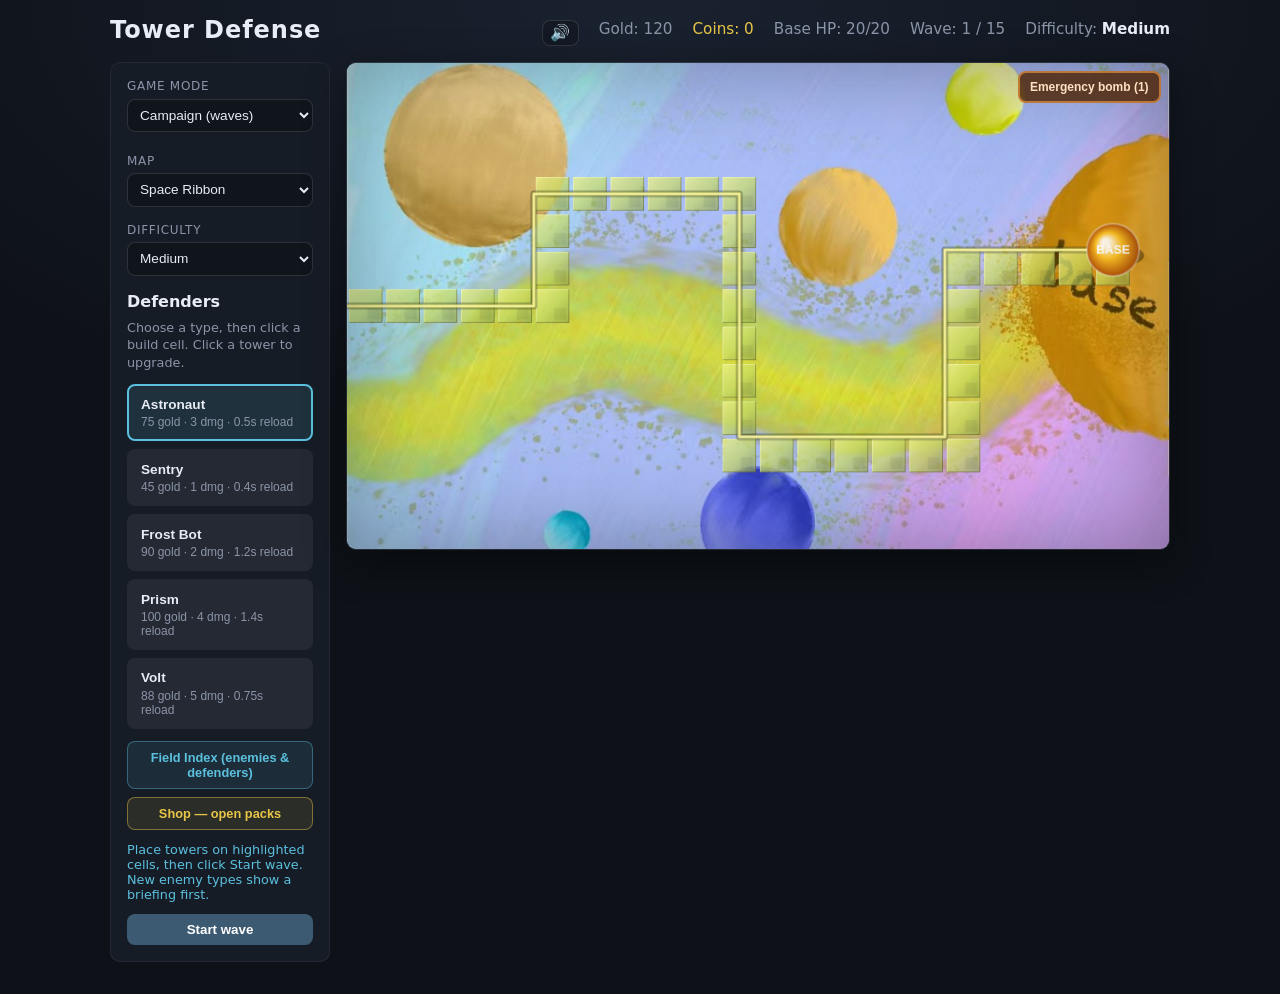
<file: index.html>
<!DOCTYPE html>
<html lang="en">
<head>
  <meta charset="UTF-8" />
  <meta name="viewport" content="width=device-width, initial-scale=1.0" />
  <!-- Live deploy: must show Tower Defense in the tab; if you still see the old app, the new Docker build did not go live yet. -->
  <meta name="application-name" content="Tower Defense" />
  <title>Tower Defense</title>
  <link rel="stylesheet" href="styles.css" />
</head>
<body>
  <div class="shell">
    <header class="top">
      <h1>Tower Defense</h1>
      <div class="stats">
        <button type="button" id="sound-toggle" class="btn-sound" title="Toggle sound" aria-pressed="false">🔊</button>
        <span id="gold">Gold: 120</span>
        <span id="coins" class="coins">Coins: 0</span>
        <span id="lives">Base HP: 20/20</span>
        <span id="wave">Wave: 1 / 15</span>
        <span id="diff-wrap" class="diff-wrap">Difficulty: <strong id="diff-label">Medium</strong></span>
      </div>
    </header>

    <div class="layout">
      <aside class="panel">
        <label class="map-label" for="mode-select">Game mode</label>
        <select id="mode-select" class="map-select">
          <option value="campaign" selected>Campaign (waves)</option>
          <option value="battle">Battle (3 min vs bot)</option>
          <option value="special" id="mode-special-option">Special operation (portal)</option>
          <option value="raider">Endurance raid (you spawn vs bot towers)</option>
          <option value="war">War (dual HQ + bosses)</option>
        </select>

        <div id="campaign-controls">
          <label class="map-label" for="map-select">Map</label>
          <select id="map-select" class="map-select">
            <option value="forest">Whisper Woods</option>
            <option value="classic">Training Ground</option>
            <option value="desert">Sunscar Dunes</option>
            <option value="disco">Disco City</option>
            <option value="snowy">Snowy Mountain</option>
            <option value="factory">Big Factory</option>
            <option value="coast">Tidal Coast</option>
            <option value="metro">Metro Core</option>
            <option value="enemys_base">Enemy's Base (+10% enemy HP &amp; speed)</option>
            <option value="math_contest">Math Contest</option>
            <option value="space_ribbon" selected>Space Ribbon</option>
          </select>

          <label class="map-label" for="difficulty-select">Difficulty</label>
          <select id="difficulty-select" class="map-select">
            <option value="easy">Easy</option>
            <option value="medium" selected>Medium</option>
            <option value="hard">Hard</option>
            <option value="nightmare">Nightmare</option>
            <option value="impossible">Impossible</option>
          </select>
        </div>

        <div id="battle-controls" class="mode-extra" hidden>
          <label class="map-label" for="battle-difficulty">Bot difficulty</label>
          <select id="battle-difficulty" class="map-select">
            <option value="easy">Easy</option>
            <option value="medium" selected>Medium</option>
            <option value="hard">Hard</option>
            <option value="challenge">Challenge</option>
          </select>
        </div>

        <div id="raid-controls" class="mode-extra" hidden>
          <p class="hint">Spawn any minion toward the enemy HQ. Strong types unlock as <strong>raid tier</strong> rises over time (starts low).</p>
          <label class="map-label" for="raid-enemy-select">Enemy to spawn</label>
          <select id="raid-enemy-select" class="map-select"></select>
          <button type="button" id="raid-spawn-selected" class="btn-primary">Spawn selected</button>
        </div>

        <div id="special-controls" class="mode-extra" hidden>
          <p class="hint">Unlocked after you <strong>beat Campaign</strong> on <strong>Easy</strong>, <strong>Medium</strong>, and <strong>Hard</strong> once each. Completing this run unlocks the <strong>Mystery shop</strong>.</p>
          <label class="map-label" for="special-map-select">Map</label>
          <select id="special-map-select" class="map-select">
            <option value="forest">Whisper Woods</option>
            <option value="desert">Sunscar Dunes</option>
            <option value="disco">Disco City</option>
            <option value="snowy">Snowy Mountain</option>
            <option value="factory">Big Factory</option>
            <option value="coast">Tidal Coast</option>
            <option value="metro">Metro Core</option>
            <option value="classic">Training Ground</option>
            <option value="enemys_base">Enemy's Base (+10% enemy HP &amp; speed)</option>
            <option value="math_contest">Math Contest</option>
            <option value="space_ribbon" selected>Space Ribbon</option>
          </select>
        </div>

        <h2>Defenders</h2>
        <p class="hint">Choose a type, then click a build cell. Click a tower to upgrade.</p>
        <div id="defender-buttons" class="def-buttons"></div>

        <div id="upgrade-panel" class="upgrade-panel" hidden>
          <h3 id="upgrade-title">Tower</h3>
          <p id="upgrade-meta" class="upgrade-meta"></p>
          <div class="upgrade-actions">
            <button type="button" id="upgrade-btn" class="btn-upgrade">Upgrade</button>
            <button type="button" id="sell-tower-btn" class="btn-sell">Sell</button>
            <button type="button" id="deselect-btn" class="btn-muted">Deselect</button>
          </div>
        </div>

        <button type="button" id="codex-open" class="btn-codex">Field Index (enemies &amp; defenders)</button>
        <button type="button" id="shop-open" class="btn-shop">Shop — open packs</button>

        <p id="message" class="message"></p>
      </aside>

      <div class="canvas-wrap">
        <div class="battle-tools">
          <button type="button" id="bomb-btn" class="btn-bomb" title="One per battle — clears minions and wounds the boss">Emergency bomb (1)</button>
        </div>
        <canvas id="game" width="880" height="520" tabindex="0" aria-label="Tower Defense game — click to focus for keys"></canvas>

        <div id="enemy-intro" class="enemy-intro hidden" role="dialog" aria-modal="true" aria-labelledby="enemy-intro-title">
          <div class="enemy-intro-card">
            <h2 id="enemy-intro-title">New enemy</h2>
            <div id="enemy-intro-body" class="enemy-intro-body"></div>
            <button type="button" id="enemy-intro-dismiss" class="btn-primary">Continue</button>
          </div>
        </div>

        <div id="shop-modal" class="shop-modal hidden" role="dialog" aria-modal="true">
          <div class="shop-inner">
            <div class="shop-head">
              <h2>Shop</h2>
              <button type="button" id="shop-close" class="btn-muted">Close</button>
            </div>
            <p class="shop-sub">Spend <strong>coins</strong> (earned on victory) to open packs. Common defenders are always free in battle; pack defenders use your collection.</p>
            <p class="shop-persist">Pack defenders you unlock are <strong>saved in this browser</strong> and stay in your collection across games — placing them in a battle does not remove them from your inventory.</p>
            <p id="shop-coins" class="shop-coins-line">Your coins: 0</p>
            <div id="pack-result" class="pack-result pack-result-global" aria-live="polite"></div>
            <h3 class="shop-packs-heading">Classic packs</h3>
            <div class="shop-packs">
              <div class="pack-card">
                <h3>Bot pack</h3>
                <p class="pack-desc">35% empty. Else one bot — weighted: Calm 65, Sleepy 50, Angry 35, Brain 10, Ghost 1.</p>
                <p class="pack-price"><span id="bot-pack-price">22</span> coins</p>
                <button type="button" id="open-bot-pack" class="btn-primary btn-pack">Open Bot pack</button>
              </div>
              <div class="pack-card">
                <h3>Space pack</h3>
                <p class="pack-desc">32% empty. Else orbit &amp; cosmic units — Orbit Sentry through Singularity.</p>
                <p class="pack-price"><span id="space-pack-price">26</span> coins</p>
                <button type="button" id="open-space-pack" class="btn-primary btn-pack">Open Space pack</button>
              </div>
              <div class="pack-card">
                <h3>Monster pack</h3>
                <p class="pack-desc">33% empty. Else goblins, spores, magma, serpents, and eldritch horrors.</p>
                <p class="pack-price"><span id="monster-pack-price">24</span> coins</p>
                <button type="button" id="open-monster-pack" class="btn-primary btn-pack">Open Monster pack</button>
              </div>
              <div class="pack-card">
                <h3>Math pack</h3>
                <p class="pack-desc">30% empty. Else abacus, vectors, fractals, primes, and the golden spiral.</p>
                <p class="pack-price"><span id="math-pack-price">28</span> coins</p>
                <button type="button" id="open-math-pack" class="btn-primary btn-pack">Open Math pack</button>
              </div>
            </div>
            <h3 class="shop-packs-heading">Curated packs</h3>
            <div class="shop-packs">
              <div class="pack-card">
                <h3>Aurora Shelf</h3>
                <p class="pack-desc">35% empty. Else prismatic defenders — Glimmer Turret through Dawnspire (rarer pulls weighted lower).</p>
                <p class="pack-price"><span id="aurora-pack-price">22</span> coins</p>
                <button type="button" id="open-aurora-pack" class="btn-primary btn-pack">Open Aurora Shelf</button>
              </div>
              <div class="pack-card">
                <h3>Gearwright Box</h3>
                <p class="pack-desc">32% empty. Else brass clockwork — Brass Pin through Clockwork Eye.</p>
                <p class="pack-price"><span id="gear-pack-price">26</span> coins</p>
                <button type="button" id="open-gear-pack" class="btn-primary btn-pack">Open Gearwright Box</button>
              </div>
              <div class="pack-card">
                <h3>Trench Bloom</h3>
                <p class="pack-desc">33% empty. Else reef &amp; tide units — Barnacle Post through Abyss Hum.</p>
                <p class="pack-price"><span id="trench-pack-price">24</span> coins</p>
                <button type="button" id="open-trench-pack" class="btn-primary btn-pack">Open Trench Bloom</button>
              </div>
              <div class="pack-card">
                <h3>Nocturne Satchel</h3>
                <p class="pack-desc">30% empty. Else night-sky defenders — Meteor Tick through Eclipse Pin.</p>
                <p class="pack-price"><span id="nocturne-pack-price">28</span> coins</p>
                <button type="button" id="open-nocturne-pack" class="btn-primary btn-pack">Open Nocturne Satchel</button>
              </div>
            </div>
            <div id="mystery-shop-section" class="mystery-shop-section" hidden>
              <h3 class="shop-packs-heading">Mystery shop</h3>
              <p class="shop-sub">Unlocked by clearing a <strong>Special operation</strong> run. Hidden high-tier pulls.</p>
              <div class="shop-packs">
                <div class="pack-card pack-mystery">
                  <h3>Covert crate A</h3>
                  <p class="pack-desc">32% empty. Else rare+ defenders from multiple themes.</p>
                  <p class="pack-price"><span id="mystery-pack-a-price">34</span> coins</p>
                  <button type="button" id="open-mystery-pack-a" class="btn-primary btn-pack">Open Covert crate A</button>
                </div>
                <div class="pack-card pack-mystery">
                  <h3>Covert crate B</h3>
                  <p class="pack-desc">35% empty. Else top-tier &amp; mythical-weighted pulls.</p>
                  <p class="pack-price"><span id="mystery-pack-b-price">42</span> coins</p>
                  <button type="button" id="open-mystery-pack-b" class="btn-primary btn-pack">Open Covert crate B</button>
                </div>
              </div>
            </div>
          </div>
        </div>

        <div id="pack-reveal-modal" class="pack-reveal-modal hidden" role="dialog" aria-modal="true" aria-labelledby="pack-reveal-title">
          <div class="pack-reveal-inner">
            <p id="pack-reveal-rarity" class="pack-reveal-rarity">Rare</p>
            <h2 id="pack-reveal-title" class="pack-reveal-title">Defender</h2>
            <canvas id="pack-reveal-canvas" width="280" height="200" aria-hidden="true"></canvas>
            <p id="pack-reveal-hint" class="pack-reveal-hint">Added to your collection.</p>
            <button type="button" id="pack-reveal-dismiss" class="btn-primary">Nice!</button>
          </div>
        </div>

        <div id="codex-modal" class="codex-modal hidden" role="dialog" aria-modal="true">
          <div class="codex-inner">
            <div class="codex-head">
              <h2>Field Index</h2>
              <button type="button" id="codex-close" class="btn-muted">Close</button>
            </div>
            <p class="codex-sub">Reference for enemy types and defenders. HP examples scale with wave and difficulty.</p>
            <h3 class="codex-section-title">Enemies</h3>
            <div id="codex-enemies" class="codex-grid"></div>
            <h3 class="codex-section-title">Defenders</h3>
            <div id="codex-defenders" class="codex-grid"></div>
          </div>
        </div>

        <div id="overlay" class="overlay hidden">
          <div class="overlay-card">
            <h2 id="overlay-title">Game Over</h2>
            <p id="overlay-text"></p>
            <button type="button" id="restart">Play again</button>
          </div>
        </div>
      </div>
    </div>
  </div>
  <script src="js/audio.js"></script>
  <script src="js/game.js"></script>
</body>
</html>
</file>
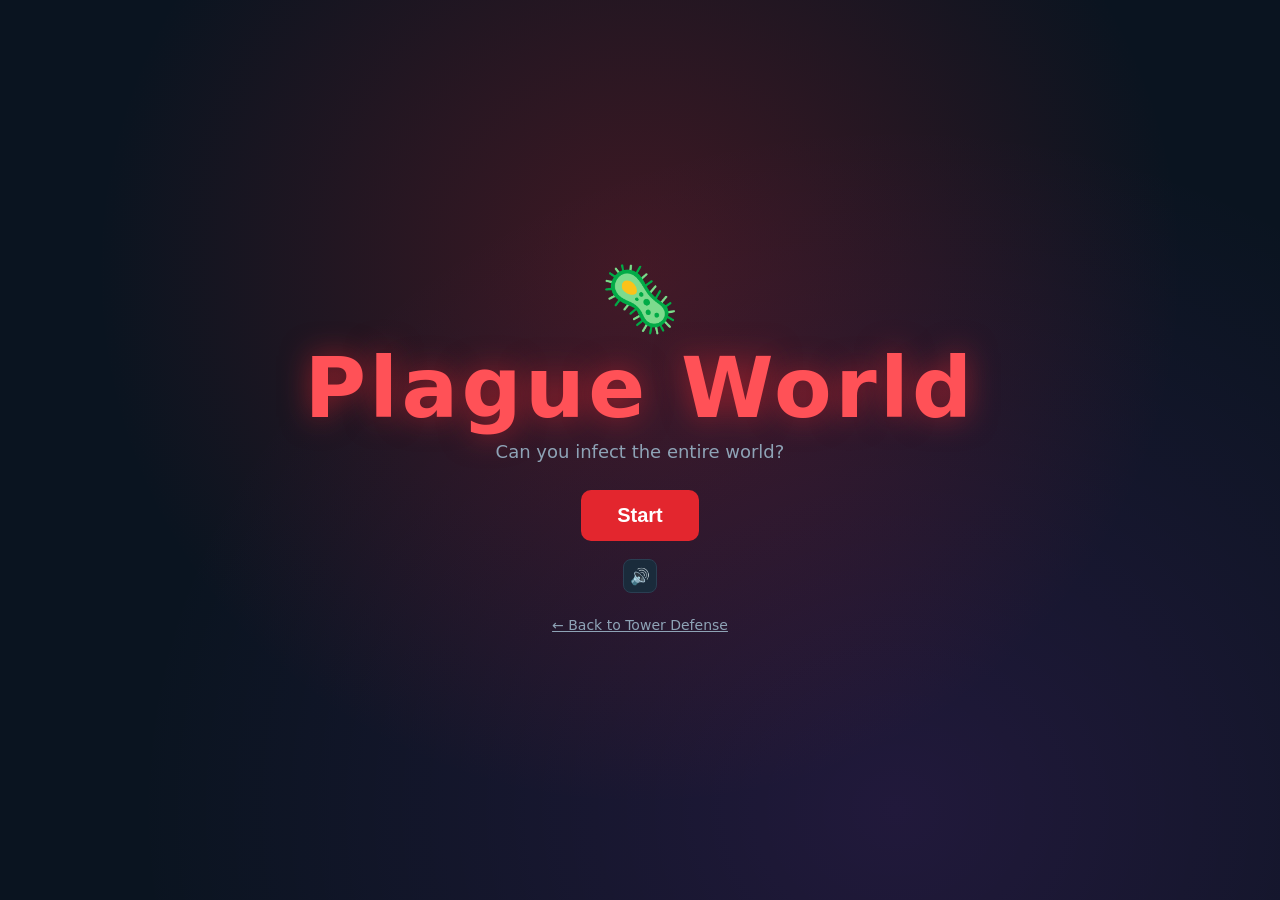
<file: pandemic/index.html>
<!DOCTYPE html>
<html lang="en">
<head>
  <meta charset="UTF-8" />
  <meta name="viewport" content="width=device-width, initial-scale=1.0" />
  <title>Plague World</title>
  <link rel="stylesheet" href="style.css" />
</head>
<body>
  <!-- Title -->
  <section id="screen-title" class="screen active">
    <div class="title-card">
      <div class="title-icon">🦠</div>
      <h1>Plague World</h1>
      <p class="tagline">Can you infect the entire world?</p>
      <button type="button" id="btn-start" class="btn btn-big">Start</button>
      <div class="sound-row"><button type="button" class="btn-icon sound-toggle" title="Turn sound on or off" aria-pressed="true">🔊</button></div>
      <a class="back-link" href="../">← Back to Tower Defense</a>
    </div>
  </section>

  <!-- Choose germ -->
  <section id="screen-germ" class="screen">
    <div class="panel-card">
      <h2>Choose your germ</h2>
      <p class="hint">Beat the game to unlock the next germ.</p>
      <div id="germ-grid" class="germ-grid"></div>
      <div class="row">
        <button type="button" class="btn btn-ghost" data-back="screen-title">Back</button>
        <button type="button" id="btn-germ-next" class="btn">Next</button>
      </div>
    </div>
  </section>

  <!-- Build your own germ -->
  <section id="screen-custom" class="screen">
    <div class="panel-card">
      <h2>Build your own germ</h2>
      <p class="hint">Spend your points on powers. Taking a weakness gives points back.</p>

      <div class="build-top">
        <div>
          <label class="field-label" for="custom-name">Germ name</label>
          <input id="custom-name" type="text" maxlength="18" placeholder="Custom Germ" autocomplete="off" />
        </div>
        <div>
          <span class="field-label">Look</span>
          <div id="icon-row" class="icon-row"></div>
        </div>
      </div>

      <div class="points-bar">
        <span>Points left</span>
        <b id="points-left">10</b>
        <div class="points-track"><div id="points-fill"></div></div>
      </div>

      <h3 class="build-head">Powers</h3>
      <div id="power-grid" class="option-grid"></div>
      <h3 class="build-head">Weaknesses <span class="sub">(give points back)</span></h3>
      <div id="weak-grid" class="option-grid"></div>

      <div class="row">
        <button type="button" class="btn btn-ghost" data-back="screen-germ">Back</button>
        <button type="button" id="btn-custom-reset" class="btn btn-ghost">Clear</button>
        <button type="button" id="btn-custom-next" class="btn">Use this germ</button>
      </div>
    </div>
  </section>

  <!-- Name disease -->
  <section id="screen-name" class="screen">
    <div class="panel-card name-card">
      <div id="name-germ-icon" class="title-icon">🦠</div>
      <h2>Name your disease</h2>
      <form id="name-form">
        <input id="disease-name" type="text" maxlength="24" placeholder="e.g. Purple Sneezles" autocomplete="off" required />
        <div class="row">
          <button type="button" class="btn btn-ghost" data-back="screen-germ">Back</button>
          <button type="submit" class="btn btn-big">Go!</button>
        </div>
      </form>
    </div>
  </section>

  <!-- Game -->
  <section id="screen-game" class="screen">
    <div class="news" id="news"><span class="news-tag">NEWS</span><span id="news-text">Choose a country to start your infection.</span></div>

    <div id="map-wrap" class="map-wrap">
      <svg id="map" role="img" aria-label="World map"></svg>
      <div id="pick-banner" class="pick-banner">Click a country to start the infection</div>
      <div id="country-info" class="country-info hidden"></div>
      <div class="zoom-btns">
        <button type="button" id="zoom-in" class="btn-icon" title="Zoom in">+</button>
        <button type="button" id="zoom-out" class="btn-icon" title="Zoom out">−</button>
        <button type="button" id="zoom-reset" class="btn-icon" title="Reset view">⟲</button>
      </div>
      <div class="legend">
        <span><i class="lg-air">✈</i> Airport</span>
        <span><i class="lg-sea">⚓</i> Seaport</span>
        <span><i class="lg-inf"></i> Infected</span>
        <span><i class="lg-dead"></i> Dead</span>
      </div>
    </div>

    <footer class="hud">
      <div class="hud-left">
        <div class="disease-title"><span id="hud-icon">🦠</span> <strong id="hud-name">Disease</strong></div>
        <div class="hud-buttons">
          <button type="button" id="btn-evolve" class="btn btn-dna">🧬 <span id="hud-dna">0</span> DNA · Evolve</button>
          <button type="button" id="btn-deaths" class="btn btn-ghost btn-deaths">☠ Deaths</button>
        </div>
      </div>
      <div class="hud-mid">
        <div class="world-bar" title="World population">
          <div id="bar-healthy" class="seg healthy"></div><div id="bar-infected" class="seg infected"></div><div id="bar-dead" class="seg dead"></div>
        </div>
        <div class="world-stats">
          <span>Healthy <b id="st-healthy">0</b></span>
          <span class="t-inf">Infected <b id="st-infected">0</b></span>
          <span class="t-dead">Dead <b id="st-dead">0</b></span>
        </div>
        <div class="cure-row">
          <span>💉 Cure</span>
          <div class="cure-bar"><div id="cure-fill"></div></div>
          <b id="cure-pct">—</b>
        </div>
      </div>
      <div class="hud-right">
        <div id="hud-date" class="date">Day 0</div>
        <div class="speed">
          <button type="button" class="btn-icon sound-toggle" title="Turn sound on or off" aria-pressed="true">🔊</button>
          <button type="button" class="btn-icon" data-speed="0" title="Pause">⏸</button>
          <button type="button" class="btn-icon active" data-speed="1" title="Normal speed">▶</button>
          <button type="button" class="btn-icon" data-speed="2" title="Fast">⏩</button>
          <button type="button" class="btn-icon" data-speed="3" title="Fastest">⏭</button>
        </div>
      </div>
    </footer>

    <!-- Evolution -->
    <div id="evo" class="modal hidden" role="dialog" aria-modal="true" aria-labelledby="evo-title">
      <div class="modal-card evo-card">
        <div class="evo-head">
          <h2 id="evo-title">Evolution</h2>
          <span class="evo-dna">🧬 <b id="evo-dna">0</b> DNA</span>
          <button type="button" class="btn-icon close" data-close="evo" title="Close">✕</button>
        </div>
        <div class="evo-stats">
          <div><span>Infectivity</span><div class="meter"><div id="m-inf"></div></div></div>
          <div><span>Severity</span><div class="meter"><div id="m-sev"></div></div></div>
          <div><span>Lethality</span><div class="meter"><div id="m-leth"></div></div></div>
        </div>
        <div id="evo-tabs" class="tabs"></div>
        <div class="evo-body">
          <div id="evo-grid" class="trait-grid"></div>
          <div id="evo-detail" class="trait-detail"></div>
        </div>
      </div>
    </div>

    <!-- Death log -->
    <div id="deaths" class="modal hidden" role="dialog" aria-modal="true" aria-labelledby="deaths-title">
      <div class="modal-card deaths-card">
        <div class="evo-head">
          <h2 id="deaths-title">Casualty report</h2>
          <button type="button" class="btn-icon close" data-close="deaths" title="Close">✕</button>
        </div>
        <div id="deaths-summary" class="deaths-summary"></div>
        <div class="deaths-tools">
          <input type="search" id="deaths-filter" placeholder="Search a name, country or job…" autocomplete="off" />
          <label class="check"><input type="checkbox" id="deaths-first" /> First death in each country only</label>
        </div>
        <ul id="deaths-list" class="deaths-list"></ul>
        <p class="hint deaths-note">Every person listed here is made up by the game.</p>
      </div>
    </div>

    <!-- Game over -->
    <div id="over" class="modal hidden" role="dialog" aria-modal="true">
      <div class="modal-card over-card">
        <div id="over-icon" class="title-icon">☠️</div>
        <h2 id="over-title">Victory</h2>
        <p id="over-reason"></p>
        <div id="over-stats" class="over-stats"></div>
        <p id="over-unlock" class="unlock"></p>
        <div class="row over-actions">
          <button type="button" id="btn-over-deaths" class="btn btn-ghost">☠ Death log</button>
          <button type="button" id="btn-again" class="btn btn-big">Play again</button>
        </div>
      </div>
    </div>
  </section>

  <div id="loading" class="loading hidden">Loading world map…</div>

  <script src="lib/d3.min.js"></script>
  <script src="lib/topojson-client.min.js"></script>
  <script src="js/audio.js"></script>
  <script src="js/victims.js"></script>
  <script src="js/data.js"></script>
  <script src="js/routes.js"></script>
  <script src="js/traits.js"></script>
  <script src="js/world.js"></script>
  <script src="js/sim.js"></script>
  <script src="js/game.js"></script>
</body>
</html>
</file>
<file: styles.css>
:root {
  --bg: #0e1218;
  --panel: #161c26;
  --text: #e8ecf4;
  --muted: #8b95a8;
  --accent: #5bc0de;
  --danger: #e85d6c;
  --ok: #6bcb77;
  --track: #2a3344;
  --build: #1e2a22;
}

* {
  box-sizing: border-box;
}

body {
  margin: 0;
  min-height: 100vh;
  font-family: "Segoe UI", system-ui, sans-serif;
  background: radial-gradient(ellipse 120% 80% at 50% 0%, #1a2230 0%, var(--bg) 55%);
  color: var(--text);
}

.shell {
  max-width: 1100px;
  margin: 0 auto;
  padding: 1rem 1.25rem 2rem;
}

.mode-extra {
  margin-top: 0.65rem;
  padding-top: 0.5rem;
  border-top: 1px solid rgba(255, 255, 255, 0.06);
}

#campaign-controls {
  margin-top: 0.35rem;
}

.raid-btns {
  display: flex;
  flex-wrap: wrap;
  gap: 0.45rem;
  margin-top: 0.35rem;
}

.top {
  display: flex;
  flex-wrap: wrap;
  align-items: baseline;
  justify-content: space-between;
  gap: 0.75rem;
  margin-bottom: 1rem;
}

.top h1 {
  margin: 0;
  font-size: 1.5rem;
  font-weight: 700;
  letter-spacing: 0.04em;
}

.stats {
  display: flex;
  flex-wrap: wrap;
  gap: 1rem 1.25rem;
  font-size: 0.95rem;
  color: var(--muted);
}

.diff-wrap strong {
  color: var(--text);
  font-weight: 600;
}

.stats span strong {
  color: var(--text);
  font-weight: 600;
}

.btn-sound {
  padding: 0.25rem 0.45rem;
  border-radius: 8px;
  border: 1px solid rgba(255, 255, 255, 0.12);
  background: rgba(0, 0, 0, 0.2);
  font-size: 1rem;
  line-height: 1;
  cursor: pointer;
  vertical-align: middle;
}

.btn-sound:hover {
  background: rgba(255, 255, 255, 0.08);
}

.btn-sound[aria-pressed="true"] {
  opacity: 0.55;
}

.coins {
  color: #e8c547;
}

.layout {
  display: grid;
  grid-template-columns: 220px 1fr;
  gap: 1rem;
  align-items: start;
}

@media (max-width: 800px) {
  .layout {
    grid-template-columns: 1fr;
  }
}

.panel {
  background: var(--panel);
  border-radius: 10px;
  padding: 1rem;
  border: 1px solid rgba(255, 255, 255, 0.06);
}

.map-label {
  display: block;
  font-size: 0.75rem;
  text-transform: uppercase;
  letter-spacing: 0.06em;
  color: var(--muted);
  margin-bottom: 0.35rem;
}

.map-select {
  width: 100%;
  margin-bottom: 1rem;
  padding: 0.45rem 0.5rem;
  border-radius: 8px;
  border: 1px solid rgba(255, 255, 255, 0.12);
  background: rgba(0, 0, 0, 0.25);
  color: var(--text);
  font-size: 0.85rem;
  cursor: pointer;
}

.panel h2 {
  margin: 0 0 0.5rem;
  font-size: 1rem;
}

.hint {
  margin: 0 0 0.75rem;
  font-size: 0.8rem;
  color: var(--muted);
  line-height: 1.4;
}

.def-buttons {
  display: flex;
  flex-direction: column;
  gap: 0.5rem;
}

.def-buttons button {
  text-align: left;
  padding: 0.65rem 0.75rem;
  border-radius: 8px;
  border: 2px solid transparent;
  background: rgba(255, 255, 255, 0.06);
  color: var(--text);
  cursor: pointer;
  font-size: 0.85rem;
  transition: background 0.15s, border-color 0.15s;
}

.def-buttons button:hover {
  background: rgba(255, 255, 255, 0.1);
}

.def-buttons button.selected {
  border-color: var(--accent);
  background: rgba(91, 192, 222, 0.12);
}

.def-buttons .name {
  font-weight: 600;
}

.def-buttons .meta {
  display: block;
  font-size: 0.75rem;
  color: var(--muted);
  margin-top: 0.2rem;
}

.upgrade-panel {
  margin-top: 0.75rem;
  padding: 0.75rem;
  border-radius: 8px;
  background: rgba(0, 0, 0, 0.2);
  border: 1px solid rgba(91, 192, 222, 0.25);
}

.upgrade-panel h3 {
  margin: 0 0 0.35rem;
  font-size: 0.9rem;
}

.upgrade-meta {
  margin: 0 0 0.6rem;
  font-size: 0.75rem;
  color: var(--muted);
  line-height: 1.35;
}

.upgrade-actions {
  display: flex;
  gap: 0.5rem;
  flex-wrap: wrap;
}

.btn-upgrade {
  flex: 1;
  min-width: 120px;
  padding: 0.45rem 0.6rem;
  border-radius: 8px;
  border: none;
  background: var(--ok);
  color: #0a100c;
  font-weight: 600;
  font-size: 0.8rem;
  cursor: pointer;
}

.btn-upgrade:disabled {
  opacity: 0.45;
  cursor: not-allowed;
}

.btn-muted {
  padding: 0.45rem 0.6rem;
  border-radius: 8px;
  border: 1px solid rgba(255, 255, 255, 0.15);
  background: transparent;
  color: var(--muted);
  font-size: 0.8rem;
  cursor: pointer;
}

.btn-wave {
  margin-top: 0.75rem;
  width: 100%;
  padding: 0.5rem;
  border-radius: 8px;
  border: none;
  background: #3d5a73;
  color: #fff;
  cursor: pointer;
  font-weight: 600;
}

.btn-wave:hover {
  filter: brightness(1.06);
}

.message {
  margin: 0.75rem 0 0;
  min-height: 1.2em;
  font-size: 0.8rem;
  color: var(--accent);
}

.canvas-wrap {
  position: relative;
  border-radius: 10px;
  overflow: hidden;
  border: 1px solid rgba(255, 255, 255, 0.1);
  box-shadow:
    0 12px 40px rgba(0, 0, 0, 0.45),
    0 4px 0 rgba(255, 255, 255, 0.04) inset,
    0 -1px 0 rgba(0, 0, 0, 0.35) inset;
}

.canvas-wrap::before {
  content: "";
  position: absolute;
  inset: 0;
  border-radius: inherit;
  pointer-events: none;
  box-shadow: inset 0 0 100px rgba(0, 0, 0, 0.35);
  z-index: 1;
}

.enemy-intro {
  position: absolute;
  inset: 0;
  z-index: 15;
  background: rgba(8, 10, 14, 0.88);
  display: flex;
  align-items: center;
  justify-content: center;
  padding: 1rem;
}

.enemy-intro.hidden {
  display: none;
}

.enemy-intro-card {
  background: var(--panel);
  border: 1px solid rgba(91, 192, 222, 0.35);
  border-radius: 12px;
  padding: 1.25rem 1.5rem;
  max-width: 420px;
  box-shadow: 0 16px 48px rgba(0, 0, 0, 0.45);
}

.enemy-intro-card h2 {
  margin: 0 0 0.75rem;
  font-size: 1.2rem;
  color: var(--accent);
}

.enemy-intro-body {
  font-size: 0.9rem;
  line-height: 1.5;
  color: var(--text);
  margin-bottom: 1rem;
}

.enemy-intro-body p {
  margin: 0.5rem 0;
}

.intro-lead {
  color: var(--muted);
  font-size: 0.85rem;
}

.intro-hint {
  font-size: 0.8rem;
  color: var(--muted);
}

.btn-primary {
  width: 100%;
  padding: 0.55rem 1rem;
  border-radius: 8px;
  border: none;
  background: var(--accent);
  color: #0a0c10;
  font-weight: 600;
  cursor: pointer;
}

.btn-primary:hover {
  filter: brightness(1.06);
}

.codex-modal {
  position: absolute;
  inset: 0;
  z-index: 20;
  background: rgba(6, 8, 12, 0.92);
  overflow: auto;
  padding: 0.75rem;
}

.codex-modal.hidden {
  display: none;
}

.codex-inner {
  max-width: 720px;
  margin: 0 auto;
  background: var(--panel);
  border-radius: 12px;
  border: 1px solid rgba(255, 255, 255, 0.08);
  padding: 1rem 1.25rem 1.5rem;
}

.codex-head {
  display: flex;
  align-items: center;
  justify-content: space-between;
  gap: 1rem;
  margin-bottom: 0.5rem;
}

.codex-head h2 {
  margin: 0;
  font-size: 1.15rem;
}

.codex-sub {
  margin: 0 0 1rem;
  font-size: 0.8rem;
  color: var(--muted);
  line-height: 1.4;
}

.codex-section-title {
  margin: 0.75rem 0 0.5rem;
  font-size: 0.95rem;
  color: var(--accent);
}

.codex-grid {
  display: grid;
  grid-template-columns: repeat(auto-fill, minmax(200px, 1fr));
  gap: 0.65rem;
}

.codex-card {
  background: rgba(0, 0, 0, 0.2);
  border-radius: 8px;
  padding: 0.65rem 0.75rem;
  border: 1px solid rgba(255, 255, 255, 0.06);
  font-size: 0.8rem;
  line-height: 1.4;
}

.codex-card h4 {
  margin: 0 0 0.35rem;
  font-size: 0.88rem;
}

.codex-card p {
  margin: 0.25rem 0;
  color: var(--muted);
}

.btn-codex {
  width: 100%;
  margin-top: 0.75rem;
  padding: 0.5rem;
  border-radius: 8px;
  border: 1px solid rgba(91, 192, 222, 0.4);
  background: rgba(91, 192, 222, 0.1);
  color: var(--accent);
  font-size: 0.8rem;
  font-weight: 600;
  cursor: pointer;
}

.btn-codex:hover {
  background: rgba(91, 192, 222, 0.18);
}

.battle-tools {
  position: absolute;
  top: 0.5rem;
  right: 0.5rem;
  z-index: 16;
}

.btn-bomb {
  padding: 0.45rem 0.65rem;
  border-radius: 8px;
  border: 2px solid rgba(255, 159, 67, 0.6);
  background: rgba(80, 40, 10, 0.85);
  color: #ffe0c2;
  font-size: 0.75rem;
  font-weight: 700;
  cursor: pointer;
  max-width: 200px;
}

.btn-bomb:disabled {
  opacity: 0.45;
  cursor: not-allowed;
}

.btn-bomb:not(:disabled):hover {
  filter: brightness(1.12);
}

.btn-shop {
  width: 100%;
  margin-top: 0.5rem;
  padding: 0.5rem;
  border-radius: 8px;
  border: 1px solid rgba(232, 197, 71, 0.45);
  background: rgba(232, 197, 71, 0.1);
  color: #e8c547;
  font-size: 0.8rem;
  font-weight: 600;
  cursor: pointer;
}

.btn-shop:hover {
  background: rgba(232, 197, 71, 0.18);
}

.shop-modal {
  position: absolute;
  inset: 0;
  z-index: 22;
  background: rgba(6, 8, 12, 0.94);
  overflow: auto;
  padding: 0.75rem;
  display: flex;
  align-items: flex-start;
  justify-content: center;
}

.shop-modal.hidden {
  display: none;
}

.shop-inner {
  max-width: 920px;
  width: 100%;
  margin-top: 0.5rem;
  background: var(--panel);
  border-radius: 12px;
  border: 1px solid rgba(232, 197, 71, 0.2);
  padding: 1rem 1.25rem 1.25rem;
}

.shop-head {
  display: flex;
  align-items: center;
  justify-content: space-between;
  gap: 1rem;
  margin-bottom: 0.5rem;
}

.shop-head h2 {
  margin: 0;
  font-size: 1.15rem;
}

.shop-sub {
  margin: 0 0 0.75rem;
  font-size: 0.8rem;
  color: var(--muted);
  line-height: 1.45;
}

.shop-persist {
  margin: 0 0 1rem;
  font-size: 0.78rem;
  color: var(--muted);
  line-height: 1.45;
}

.shop-coins-line {
  margin: 0 0 1rem;
  font-size: 0.95rem;
  color: #e8c547;
  font-weight: 600;
}

.shop-packs-heading {
  margin: 1rem 0 0.5rem;
  font-size: 0.95rem;
  font-weight: 600;
  color: #e8c547;
  letter-spacing: 0.02em;
}

.shop-packs-heading:first-of-type {
  margin-top: 0.35rem;
}

.shop-packs {
  display: grid;
  grid-template-columns: repeat(auto-fill, minmax(200px, 1fr));
  gap: 0.75rem;
  margin-top: 0.5rem;
}

.pack-card {
  background: rgba(0, 0, 0, 0.22);
  border-radius: 10px;
  padding: 0.85rem 1rem;
  border: 1px solid rgba(255, 255, 255, 0.08);
}

.pack-result-global {
  margin-bottom: 0.75rem;
  min-height: 2.5em;
}

.pack-card h3 {
  margin: 0 0 0.35rem;
  font-size: 1rem;
}

.pack-desc {
  margin: 0 0 0.5rem;
  font-size: 0.78rem;
  color: var(--muted);
  line-height: 1.4;
}

.pack-price {
  margin: 0 0 0.65rem;
  font-size: 0.9rem;
}

.btn-pack {
  width: 100%;
}

.pack-result {
  margin-top: 0.75rem;
  min-height: 2.5em;
  font-size: 0.85rem;
  color: var(--accent);
  line-height: 1.4;
}

.tag-boss {
  display: inline-block;
  padding: 0.1rem 0.35rem;
  border-radius: 4px;
  background: rgba(232, 93, 108, 0.25);
  color: #e85d6c;
  font-size: 0.75rem;
  font-weight: 700;
}

#game {
  display: block;
  width: 100%;
  height: auto;
  background: var(--bg);
  cursor: crosshair;
  position: relative;
  z-index: 0;
  filter: drop-shadow(0 18px 28px rgba(0, 0, 0, 0.5));
}

.overlay {
  position: absolute;
  inset: 0;
  background: rgba(10, 12, 18, 0.82);
  display: flex;
  align-items: center;
  justify-content: center;
  z-index: 30;
}

.overlay.hidden {
  display: none;
}

.overlay-card {
  background: var(--panel);
  padding: 1.5rem 2rem;
  border-radius: 12px;
  text-align: center;
  max-width: 320px;
  border: 1px solid rgba(255, 255, 255, 0.1);
}

.overlay-card h2 {
  margin: 0 0 0.5rem;
}

.overlay-card p {
  margin: 0 0 1rem;
  color: var(--muted);
  font-size: 0.95rem;
}

#restart {
  padding: 0.55rem 1.25rem;
  border-radius: 8px;
  border: none;
  background: var(--accent);
  color: #0a0c10;
  font-weight: 600;
  cursor: pointer;
}

#restart:hover {
  filter: brightness(1.08);
}

.btn-sell {
  padding: 0.45rem 0.75rem;
  border-radius: 8px;
  border: 1px solid rgba(232, 93, 108, 0.45);
  background: rgba(232, 93, 108, 0.12);
  color: #f87171;
  font-weight: 600;
  cursor: pointer;
}

.btn-sell:hover {
  filter: brightness(1.1);
}

.mystery-shop-section {
  margin-top: 1.25rem;
  padding-top: 1rem;
  border-top: 1px dashed rgba(91, 192, 222, 0.35);
}

.pack-mystery h3 {
  color: #a78bfa;
}

.pack-reveal-modal {
  position: fixed;
  inset: 0;
  z-index: 60;
  background: rgba(8, 10, 16, 0.88);
  display: flex;
  align-items: center;
  justify-content: center;
  padding: 1rem;
}

.pack-reveal-modal.hidden {
  display: none;
}

.pack-reveal-inner {
  background: linear-gradient(165deg, #1e293b 0%, #0f172a 100%);
  border: 1px solid rgba(255, 255, 255, 0.12);
  border-radius: 16px;
  padding: 1.5rem 1.75rem;
  max-width: 340px;
  text-align: center;
  box-shadow: 0 24px 48px rgba(0, 0, 0, 0.55);
}

.pack-reveal-title {
  margin: 0.35rem 0 0.75rem;
  font-size: 1.35rem;
}

.pack-reveal-rarity {
  margin: 0;
  font-size: 0.72rem;
  font-weight: 800;
  letter-spacing: 0.22em;
  text-transform: uppercase;
}

.pack-reveal-rarity.rarity-common {
  color: #94a3b8;
}
.pack-reveal-rarity.rarity-uncommon {
  color: #4ade80;
}
.pack-reveal-rarity.rarity-rare {
  color: #38bdf8;
}
.pack-reveal-rarity.rarity-epic {
  color: #c084fc;
}
.pack-reveal-rarity.rarity-legendary {
  color: #fbbf24;
}
.pack-reveal-rarity.rarity-mythical {
  color: #f472b6;
  text-shadow: 0 0 12px rgba(244, 114, 182, 0.45);
}

#pack-reveal-canvas {
  display: block;
  margin: 0 auto 0.75rem;
  border-radius: 10px;
  border: 1px solid rgba(255, 255, 255, 0.08);
}

.pack-reveal-hint {
  margin: 0 0 1rem;
  font-size: 0.85rem;
  color: var(--muted);
}

#mode-special-option:disabled {
  opacity: 0.45;
  color: var(--muted);
}
</file>
<file: pandemic/style.css>
:root {
  --bg: #0a1420;
  --ocean: #0e2233;
  --panel: #13202d;
  --panel-2: #1a2b3b;
  --line: #2a3e52;
  --text: #e8eef4;
  --muted: #8ea3b6;
  --red: #e3262e;
  --red-2: #ff5157;
  --green: #4cc38a;
  --dna: #c83cff;
  --gold: #ffc53d;
}

* { box-sizing: border-box; }
html, body { margin: 0; height: 100%; }
body {
  background: var(--bg);
  color: var(--text);
  font-family: system-ui, -apple-system, "Segoe UI", Roboto, sans-serif;
  overflow: hidden;
}

.hidden { display: none !important; }

/* ---------- Screens ---------- */
.screen { display: none; position: fixed; inset: 0; }
.screen.active { display: flex; }
#screen-title, #screen-germ, #screen-name, #screen-custom {
  align-items: center;
  justify-content: center;
  padding: 16px;
  background:
    radial-gradient(ellipse at 50% 30%, rgba(227, 38, 46, 0.25), transparent 60%),
    radial-gradient(ellipse at 70% 90%, rgba(200, 60, 255, 0.12), transparent 60%),
    var(--bg);
  overflow-y: auto;
}
#screen-game { flex-direction: column; }

.title-card { text-align: center; }
.title-icon { font-size: 64px; line-height: 1; animation: wobble 4s ease-in-out infinite; }
.title-card h1 {
  font-size: clamp(40px, 9vw, 84px);
  margin: 8px 0 4px;
  letter-spacing: 0.04em;
  color: var(--red-2);
  text-shadow: 0 0 30px rgba(227, 38, 46, 0.6);
}
.tagline { color: var(--muted); margin: 0 0 28px; font-size: 18px; }
.back-link { display: block; margin-top: 24px; color: var(--muted); font-size: 14px; }

@keyframes wobble {
  0%, 100% { transform: rotate(-8deg) scale(1); }
  50% { transform: rotate(8deg) scale(1.08); }
}

.panel-card {
  background: var(--panel);
  border: 1px solid var(--line);
  border-radius: 16px;
  padding: 24px;
  width: min(880px, 100%);
  margin: auto;
}
.panel-card h2 { margin: 0 0 4px; }
.hint { color: var(--muted); margin: 0 0 16px; font-size: 14px; }
.row { display: flex; gap: 12px; justify-content: flex-end; margin-top: 20px; flex-wrap: wrap; }

.name-card { width: min(460px, 100%); text-align: center; }
.name-card input {
  width: 100%;
  margin-top: 16px;
  padding: 14px 16px;
  font-size: 20px;
  border-radius: 10px;
  border: 2px solid var(--line);
  background: var(--bg);
  color: var(--text);
  text-align: center;
}
.name-card input:focus { outline: none; border-color: var(--red); }
.name-card .row { justify-content: center; }

/* ---------- Buttons ---------- */
.btn {
  background: var(--red);
  color: #fff;
  border: 0;
  border-radius: 10px;
  padding: 10px 18px;
  font-size: 15px;
  font-weight: 600;
  cursor: pointer;
  transition: transform 0.1s, background 0.2s;
}
.btn:hover:not(:disabled) { background: var(--red-2); }
.btn:active:not(:disabled) { transform: scale(0.97); }
.btn:disabled { opacity: 0.4; cursor: not-allowed; }
.btn-big { padding: 14px 36px; font-size: 20px; }
.btn-ghost { background: transparent; border: 1px solid var(--line); color: var(--text); }
.btn-ghost:hover:not(:disabled) { background: var(--panel-2); }
.btn-icon {
  background: var(--panel-2);
  color: var(--text);
  border: 1px solid var(--line);
  border-radius: 8px;
  min-width: 34px;
  height: 34px;
  font-size: 16px;
  cursor: pointer;
}
.btn-icon:hover { border-color: var(--muted); }
.btn-icon.active { background: var(--red); border-color: var(--red); }

/* ---------- Germ picker ---------- */
.germ-grid {
  display: grid;
  grid-template-columns: repeat(auto-fill, minmax(190px, 1fr));
  gap: 12px;
}
.germ {
  display: flex;
  flex-direction: column;
  align-items: center;
  gap: 6px;
  padding: 16px 12px;
  background: var(--panel-2);
  border: 2px solid var(--line);
  border-radius: 12px;
  color: var(--text);
  cursor: pointer;
  text-align: center;
  font: inherit;
}
.germ:hover:not(:disabled) { border-color: var(--muted); }
.germ.selected { border-color: var(--red); box-shadow: 0 0 0 3px rgba(227, 38, 46, 0.3); }
.germ.locked { opacity: 0.45; cursor: not-allowed; }
.germ-icon { font-size: 36px; }
.germ-name { font-weight: 700; font-size: 17px; }
.germ-desc { color: var(--muted); font-size: 13px; line-height: 1.35; }

/* ---------- Game screen ---------- */
.news {
  display: flex;
  align-items: center;
  gap: 10px;
  padding: 8px 12px;
  background: #070e16;
  border-bottom: 1px solid var(--line);
  font-size: 14px;
  min-height: 38px;
}
.news-tag { background: var(--red); color: #fff; font-weight: 800; font-size: 11px; padding: 3px 7px; border-radius: 4px; letter-spacing: 0.08em; }
#news-text { white-space: nowrap; overflow: hidden; text-overflow: ellipsis; }
#news-text.flash { animation: flash 0.6s ease-out; }
@keyframes flash { from { opacity: 0; transform: translateY(-6px); } to { opacity: 1; transform: none; } }

.map-wrap { position: relative; flex: 1; min-height: 0; background: var(--ocean); }
#map { width: 100%; height: 100%; display: block; cursor: grab; touch-action: none; }
#map:active { cursor: grabbing; }
.ocean { fill: var(--ocean); }
.country { stroke: #0e2233; stroke-width: 0.35; cursor: pointer; transition: fill 0.4s; vector-effect: non-scaling-stroke; }
.country:hover { filter: brightness(1.25); }
.country.empty { cursor: default; }
.country.empty:hover { filter: none; }
.country.selected { stroke: var(--gold); stroke-width: 1.8; }

.port circle { fill: rgba(7, 14, 22, 0.85); stroke: #9fb4c6; stroke-width: 0.8; }
.port text { font-size: 7px; fill: #e8eef4; pointer-events: none; }
.port.closed circle { stroke: var(--red); fill: rgba(60, 10, 12, 0.9); }
.port.closed text { fill: #ff8a8e; }

.vehicle path { fill: #f5f8fb; stroke: #0a1420; stroke-width: 0.6; }
.vehicle.infected path { fill: var(--red-2); }
.vehicle { pointer-events: none; }

.bubble { cursor: pointer; animation: pop-in 0.35s ease-out; }
.bubble circle { fill: var(--red); stroke: #fff; stroke-width: 1.5; filter: drop-shadow(0 0 4px rgba(255, 60, 70, 0.9)); }
.bubble.death circle { fill: #7a2cff; }
.bubble text { font-size: 8px; font-weight: 800; fill: #fff; pointer-events: none; }
.bubble.fading { opacity: 0.55; }
.bubble.popped { opacity: 0; transition: opacity 0.25s; }
@keyframes pop-in { from { opacity: 0; } to { opacity: 1; } }

.pick-banner {
  position: absolute;
  top: 14px;
  left: 50%;
  transform: translateX(-50%);
  background: rgba(227, 38, 46, 0.92);
  color: #fff;
  font-weight: 700;
  padding: 10px 18px;
  border-radius: 999px;
  pointer-events: none;
  animation: pulse 1.6s ease-in-out infinite;
  white-space: nowrap;
  max-width: calc(100% - 32px);
  overflow: hidden;
  text-overflow: ellipsis;
}
@keyframes pulse { 50% { box-shadow: 0 0 0 8px rgba(227, 38, 46, 0.25); } }

.country-info {
  position: absolute;
  top: 12px;
  right: 12px;
  width: 250px;
  max-width: calc(100% - 24px);
  background: rgba(19, 32, 45, 0.96);
  border: 1px solid var(--line);
  border-radius: 12px;
  padding: 14px;
  font-size: 14px;
  box-shadow: 0 8px 24px rgba(0, 0, 0, 0.4);
}
.country-info h3 { margin: 0 34px 6px 0; font-size: 18px; }
.country-info .close { position: absolute; top: 10px; right: 10px; min-width: 28px; height: 28px; font-size: 13px; }
.tags { display: flex; gap: 6px; margin-bottom: 10px; flex-wrap: wrap; }
.tags span { background: var(--panel-2); border: 1px solid var(--line); border-radius: 999px; padding: 2px 8px; font-size: 12px; color: var(--muted); }
.ci-row { display: flex; justify-content: space-between; padding: 3px 0; }
.ci-row span { color: var(--muted); }
.ports-status { display: flex; flex-wrap: wrap; gap: 6px; margin-top: 8px; font-size: 12px; }
.ports-status span { padding: 2px 6px; border-radius: 6px; background: var(--panel-2); }
.country-info .btn-infect { width: 100%; margin-top: 12px; font-size: 16px; padding: 12px; }
.ok { color: var(--green); }
.bad { color: var(--red-2); }
.t-ok { color: var(--green); }
.t-inf { color: var(--red-2); }
.t-dead { color: #a9b3bd; }

.zoom-btns { position: absolute; left: 12px; top: 12px; display: flex; flex-direction: column; gap: 6px; }
.legend {
  position: absolute;
  left: 12px;
  bottom: 10px;
  display: flex;
  gap: 12px;
  flex-wrap: wrap;
  font-size: 12px;
  color: var(--muted);
  background: rgba(7, 14, 22, 0.7);
  padding: 6px 10px;
  border-radius: 8px;
  pointer-events: none;
}
.legend i { font-style: normal; display: inline-block; margin-right: 3px; }
.lg-inf, .lg-dead { width: 10px; height: 10px; border-radius: 2px; vertical-align: -1px; }
.lg-inf { background: var(--red); }
.lg-dead { background: #141414; border: 1px solid #555; }

/* ---------- HUD ---------- */
.hud {
  display: grid;
  grid-template-columns: auto 1fr auto;
  gap: 16px;
  align-items: center;
  padding: 10px 14px;
  background: var(--panel);
  border-top: 1px solid var(--line);
}
.hud-left, .hud-right { display: flex; flex-direction: column; gap: 6px; }
.hud-right { align-items: flex-end; }
.disease-title { font-size: 16px; max-width: 220px; overflow: hidden; text-overflow: ellipsis; white-space: nowrap; }
.btn-dna { background: var(--dna); }
.btn-dna:hover:not(:disabled) { background: #d566ff; }
.btn-dna.pulse { animation: dna-pulse 1.4s ease-in-out infinite; }
@keyframes dna-pulse { 50% { box-shadow: 0 0 0 6px rgba(200, 60, 255, 0.35); } }

.hud-mid { display: flex; flex-direction: column; gap: 6px; min-width: 0; }
.world-bar { display: flex; height: 12px; border-radius: 6px; overflow: hidden; background: var(--panel-2); }
.seg { height: 100%; transition: width 0.4s; }
.seg.healthy { background: var(--green); }
.seg.infected { background: var(--red); }
.seg.dead { background: #0a0a0a; }
.world-stats { display: flex; gap: 16px; font-size: 13px; color: var(--muted); flex-wrap: wrap; }
.world-stats b { color: var(--text); }
.world-stats .t-inf b { color: var(--red-2); }
.cure-row { display: flex; align-items: center; gap: 8px; font-size: 13px; }
.cure-bar { flex: 1; height: 10px; background: var(--panel-2); border-radius: 5px; overflow: hidden; }
#cure-fill { height: 100%; width: 0; background: linear-gradient(90deg, #3aa0ff, #7fd4ff); transition: width 0.4s; }
.date { font-size: 14px; color: var(--muted); white-space: nowrap; }
.speed { display: flex; gap: 4px; }

/* ---------- Modals ---------- */
.modal {
  position: absolute;
  inset: 0;
  background: rgba(3, 8, 14, 0.75);
  display: flex;
  align-items: center;
  justify-content: center;
  padding: 16px;
  z-index: 10;
}
.modal-card {
  background: var(--panel);
  border: 1px solid var(--line);
  border-radius: 16px;
  padding: 20px;
  width: min(860px, 100%);
  max-height: 100%;
  overflow-y: auto;
}
.evo-head { display: flex; align-items: center; gap: 14px; }
.evo-head h2 { margin: 0; flex: 1; }
.evo-dna { font-size: 18px; color: #e6b3ff; }
.evo-stats { display: grid; grid-template-columns: repeat(3, 1fr); gap: 12px; margin: 14px 0; font-size: 13px; color: var(--muted); }
.meter { height: 8px; background: var(--panel-2); border-radius: 4px; overflow: hidden; margin-top: 4px; }
.meter div { height: 100%; width: 0; transition: width 0.3s; }
#m-inf { background: var(--red); }
#m-sev { background: var(--gold); }
#m-leth { background: #9aa4ad; }

.tabs { display: flex; gap: 6px; border-bottom: 1px solid var(--line); margin-bottom: 14px; }
.tab {
  background: none;
  border: 0;
  color: var(--muted);
  padding: 8px 14px;
  font: inherit;
  font-weight: 600;
  cursor: pointer;
  border-bottom: 3px solid transparent;
}
.tab.active { color: var(--text); border-bottom-color: var(--dna); }

.evo-body { display: grid; grid-template-columns: 1fr 260px; gap: 16px; }
.trait-grid { display: grid; grid-template-columns: repeat(auto-fill, minmax(140px, 1fr)); gap: 8px; align-content: start; }
.trait {
  display: flex;
  justify-content: space-between;
  align-items: center;
  gap: 6px;
  padding: 10px;
  border-radius: 10px;
  border: 2px solid var(--line);
  background: var(--panel-2);
  color: var(--text);
  font: inherit;
  font-size: 13px;
  text-align: left;
  cursor: pointer;
}
.trait .tc { font-size: 12px; white-space: nowrap; color: var(--muted); }
.trait.owned { background: #3b1450; border-color: var(--dna); }
.trait.owned .tc { color: #e6b3ff; }
.trait.ready { border-color: #6d4a86; }
.trait.ready .tc { color: #e6b3ff; }
.trait.locked { opacity: 0.4; }
.trait.sel { box-shadow: 0 0 0 3px rgba(255, 197, 61, 0.6); }

.trait-detail { background: var(--panel-2); border-radius: 12px; padding: 14px; font-size: 14px; align-self: start; }
.trait-detail h3 { margin: 0 0 6px; }
.trait-detail .desc { color: var(--muted); margin: 0 0 8px; }
.effects { margin: 0 0 8px; padding-left: 18px; color: var(--green); }
.req { font-size: 12px; color: var(--gold); }
.detail-actions { margin-top: 10px; }
.detail-actions .btn { width: 100%; }

.over-card { width: min(460px, 100%); text-align: center; }
.over-card h2 { margin: 8px 0; }
.over-stats { display: grid; grid-template-columns: 1fr 1fr; gap: 10px; margin: 16px 0; }
.over-stats div { background: var(--panel-2); border-radius: 10px; padding: 10px; display: flex; flex-direction: column; }
.over-stats span { color: var(--muted); font-size: 12px; }
.over-stats b { font-size: 20px; }
.unlock { color: var(--gold); font-weight: 600; min-height: 1em; }

.loading {
  position: fixed;
  inset: 0;
  display: flex;
  align-items: center;
  justify-content: center;
  background: rgba(3, 8, 14, 0.85);
  font-size: 20px;
  z-index: 20;
}

/* ---------- Small screens ---------- */
@media (max-width: 720px) {
  .hud { grid-template-columns: 1fr auto; gap: 8px 12px; padding: 8px 10px; }
  .hud-mid { grid-column: 1 / -1; order: 3; }
  .disease-title { max-width: 160px; font-size: 14px; }
  .evo-body { grid-template-columns: 1fr; }
  .evo-stats { gap: 8px; }
  .legend { display: none; }
  .country-info { top: auto; bottom: 10px; right: 10px; }
  .panel-card { padding: 18px; }
  .option-grid { grid-template-columns: 1fr; }
  .build-top { gap: 12px; }
}

/* ---------- Germ builder ----------
   The builder is taller than a phone screen, so the card itself scrolls while the
   points bar and the action buttons stay pinned in view. */
#screen-custom .panel-card { max-height: 100%; overflow-y: auto; overscroll-behavior: contain; }
#screen-custom .points-bar {
  position: sticky;
  top: -1px;
  z-index: 2;
  margin: 0 0 14px;
  padding: 10px 0;
  background: var(--panel);
  border-bottom: 1px solid var(--line);
}
#screen-custom .row {
  position: sticky;
  bottom: -1px;
  z-index: 2;
  margin-top: 0;
  padding: 14px 0 0;
  background: var(--panel);
  border-top: 1px solid var(--line);
}
/* ---------- Germ builder ---------- */
.build-top { display: flex; gap: 20px; flex-wrap: wrap; margin-bottom: 14px; }
.field-label { display: block; font-size: 12px; color: var(--muted); text-transform: uppercase; letter-spacing: 0.06em; margin-bottom: 6px; }
#custom-name {
  padding: 9px 12px;
  font-size: 16px;
  border-radius: 8px;
  border: 2px solid var(--line);
  background: var(--bg);
  color: var(--text);
  width: 200px;
  max-width: 100%;
}
#custom-name:focus { outline: none; border-color: var(--dna); }
.icon-row { display: flex; flex-wrap: wrap; gap: 6px; }
.icon-pick {
  width: 40px;
  height: 40px;
  font-size: 21px;
  line-height: 1;
  border-radius: 9px;
  border: 2px solid var(--line);
  background: var(--panel-2);
  cursor: pointer;
}
.icon-pick:hover { border-color: var(--muted); }
.icon-pick.sel { border-color: var(--dna); box-shadow: 0 0 0 3px rgba(200, 60, 255, 0.3); }

.points-bar { display: flex; align-items: center; gap: 10px; margin-bottom: 16px; font-size: 14px; color: var(--muted); }
.points-bar b { color: var(--text); font-size: 20px; min-width: 2ch; font-variant-numeric: tabular-nums; }
.points-track { flex: 1; height: 10px; background: var(--panel-2); border-radius: 5px; overflow: hidden; }
#points-fill { height: 100%; width: 100%; background: var(--dna); transition: width 0.25s; }

.build-head { margin: 4px 0 8px; font-size: 15px; }
.build-head .sub { color: var(--muted); font-weight: 400; font-size: 13px; }
.option-grid { display: grid; grid-template-columns: repeat(auto-fill, minmax(215px, 1fr)); gap: 8px; margin-bottom: 16px; }
.opt {
  display: flex;
  flex-direction: column;
  gap: 3px;
  padding: 10px 12px;
  border-radius: 10px;
  border: 2px solid var(--line);
  background: var(--panel-2);
  color: var(--text);
  font: inherit;
  text-align: left;
  cursor: pointer;
}
.opt:hover:not(:disabled) { border-color: var(--muted); }
.opt-top { display: flex; justify-content: space-between; align-items: baseline; gap: 8px; }
.opt-name { font-weight: 700; font-size: 14px; }
.opt-cost { font-size: 12px; color: #e6b3ff; white-space: nowrap; }
.opt-desc { font-size: 12px; color: var(--muted); line-height: 1.35; }
.opt.on { border-color: var(--dna); background: #3b1450; }
.opt.drawback .opt-cost { color: var(--gold); }
.opt.drawback.on { border-color: var(--gold); background: #453313; }
.opt:disabled { opacity: 0.4; cursor: not-allowed; }
.germ.build { border-style: dashed; }

.sound-row { margin-top: 18px; }
.sound-toggle.off { opacity: 0.5; }

/* ---------- Death log ---------- */
.hud-buttons { display: flex; gap: 6px; flex-wrap: wrap; }
.btn-deaths { padding: 10px 14px; }
.btn-deaths.pulse { animation: dna-pulse 1.4s ease-in-out infinite; }
.deaths-card { width: min(720px, 100%); display: flex; flex-direction: column; max-height: 100%; }
.deaths-summary { display: grid; grid-template-columns: repeat(auto-fit, minmax(120px, 1fr)); gap: 8px; margin: 12px 0; }
.deaths-summary div { background: var(--panel-2); border-radius: 10px; padding: 9px 11px; display: flex; flex-direction: column; gap: 2px; }
.deaths-summary span { color: var(--muted); font-size: 12px; }
.deaths-summary b { font-size: 17px; font-variant-numeric: tabular-nums; }
.deaths-tools { display: flex; gap: 10px; align-items: center; flex-wrap: wrap; margin-bottom: 10px; }
#deaths-filter {
  flex: 1;
  min-width: 180px;
  padding: 9px 12px;
  border-radius: 8px;
  border: 2px solid var(--line);
  background: var(--bg);
  color: var(--text);
  font: inherit;
}
#deaths-filter:focus { outline: none; border-color: var(--red); }
.check { display: flex; align-items: center; gap: 6px; font-size: 13px; color: var(--muted); cursor: pointer; }
.deaths-list { list-style: none; margin: 0; padding: 0; overflow-y: auto; min-height: 0; display: flex; flex-direction: column; gap: 8px; }
.victim { background: var(--panel-2); border-radius: 10px; padding: 10px 12px; border-left: 3px solid var(--line); }
.victim.first { border-left-color: var(--red); }
.victim-top { display: flex; justify-content: space-between; gap: 10px; align-items: baseline; flex-wrap: wrap; }
.victim-name { font-weight: 700; }
.victim-when { color: var(--muted); font-size: 12px; white-space: nowrap; font-variant-numeric: tabular-nums; }
.victim-line { color: var(--muted); font-size: 13px; margin-top: 2px; }
.victim-line b { color: var(--text); font-weight: 600; }
.victim-cause { font-size: 13px; margin-top: 3px; color: #ff9095; }
.victim-tag { background: var(--red); color: #fff; font-size: 10px; font-weight: 800; padding: 2px 6px; border-radius: 4px; letter-spacing: 0.06em; }
.deaths-empty { color: var(--muted); padding: 18px 2px; }
.deaths-note { margin: 10px 0 0; }
.over-actions { justify-content: center; align-items: center; }
</file>
